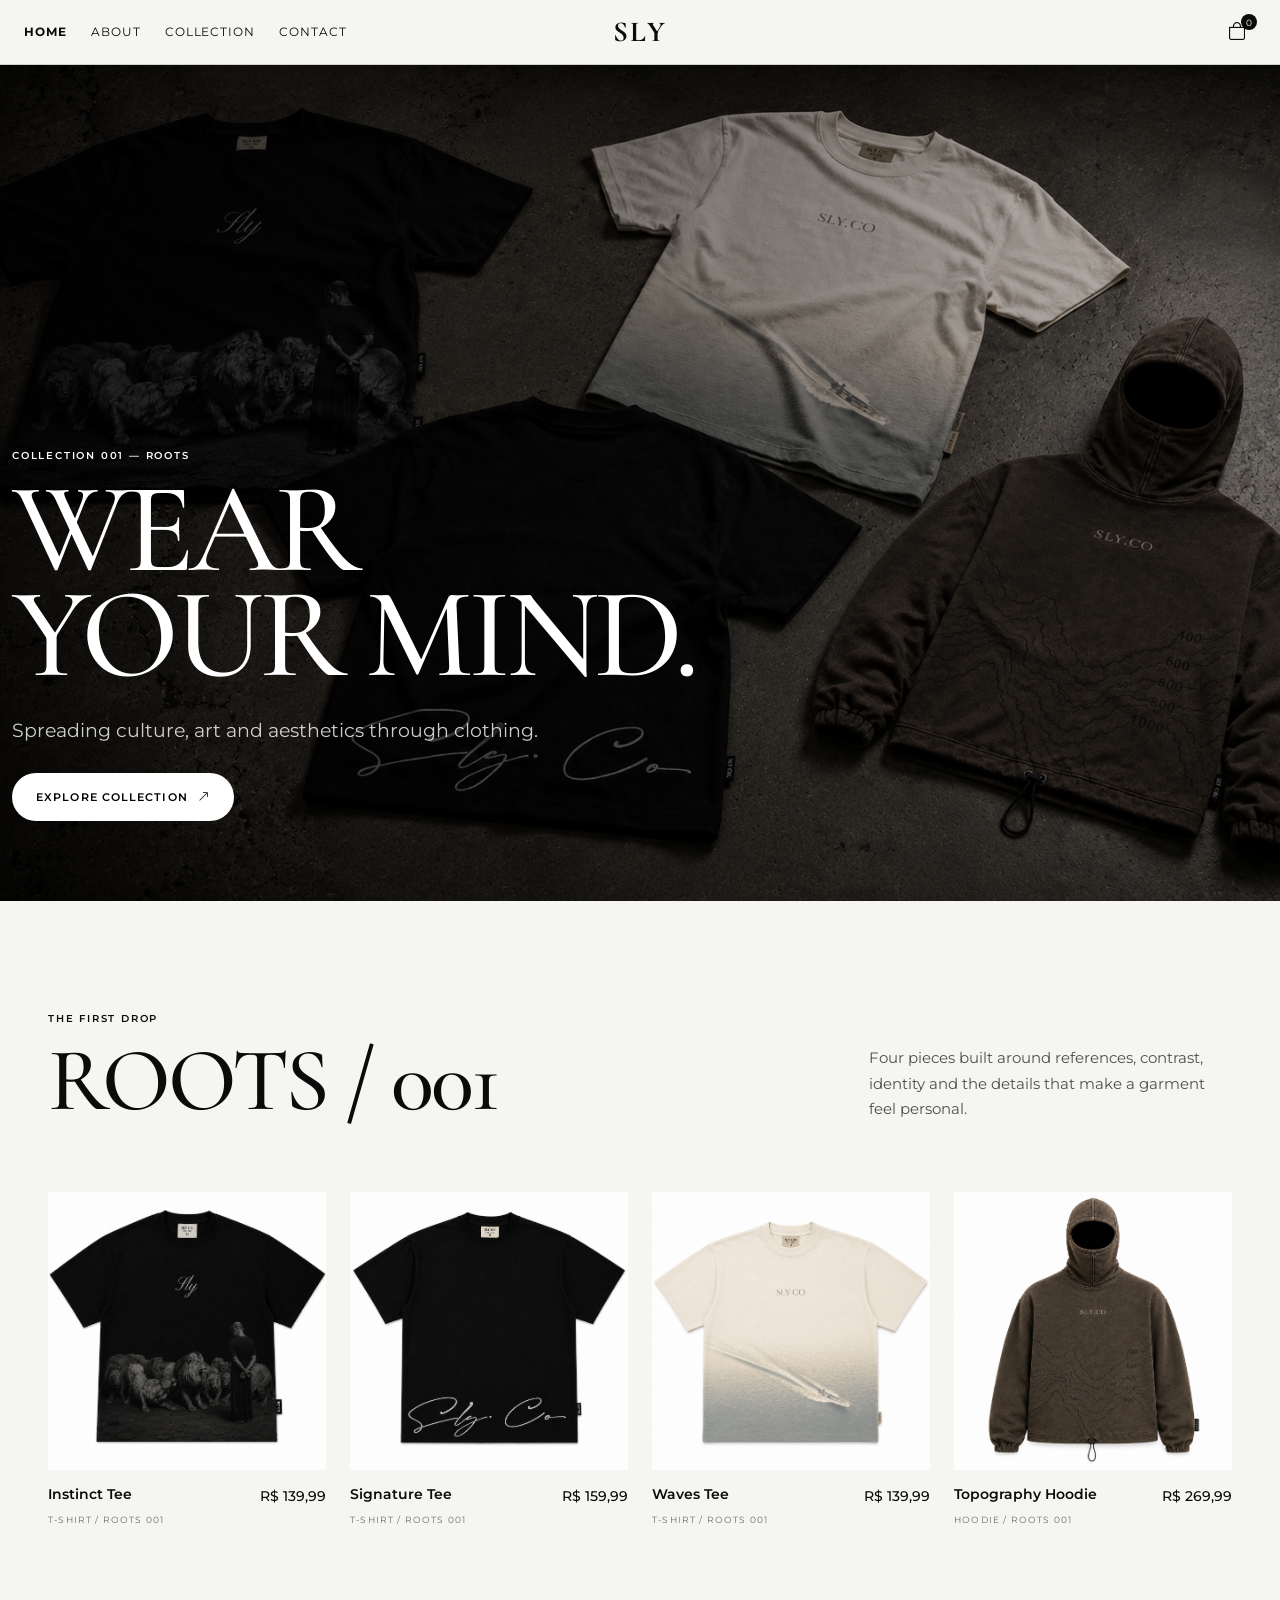
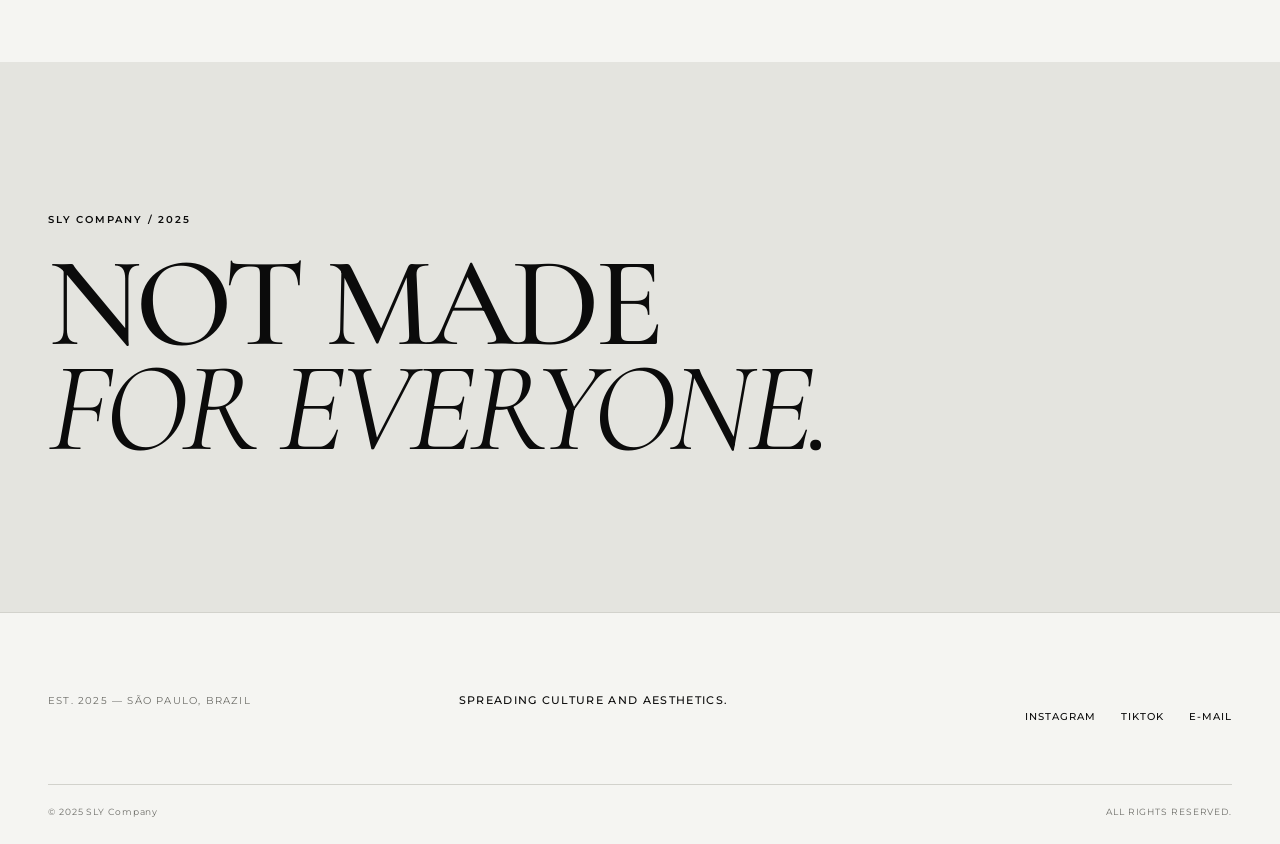
<file: index.html>
<!DOCTYPE html>
<html lang="en">

<head>

    <meta charset="UTF-8">

    <meta name="viewport" content="width=device-width, initial-scale=1.0">

    <meta
        name="description"
        content="SLY Company — spreading culture and aesthetics."
    >

    <title>SLY Company</title>


    <!-- GOOGLE FONTS -->

    <link rel="preconnect" href="https://fonts.googleapis.com">

    <link rel="preconnect"
          href="https://fonts.gstatic.com"
          crossorigin>

    <link
        href="https://fonts.googleapis.com/css2?family=Cormorant+Garamond:wght@400;500;600;700&family=Montserrat:wght@300;400;500;600;700&display=swap"
        rel="stylesheet"
    >


    <!-- BOOTSTRAP -->

    <link
        href="https://cdn.jsdelivr.net/npm/bootstrap@5.3.3/dist/css/bootstrap.min.css"
        rel="stylesheet"
    >


    <!-- BOOTSTRAP ICONS -->

    <link
        href="https://cdn.jsdelivr.net/npm/bootstrap-icons@1.11.3/font/bootstrap-icons.css"
        rel="stylesheet"
    >


    <!-- CSS DA SLY -->

    <link
        rel="stylesheet"
        href="css/style.css"
    >

</head>


<body>


<!-- =========================================
     NAVBAR
========================================= -->

<header class="site-header">

    <nav class="navbar navbar-expand-lg">

        <div class="container-fluid px-3 px-lg-4">


            <!-- MENU -->

            <div class="collapse navbar-collapse order-2 order-lg-1"
                 id="mainNavbar">

                <ul class="navbar-nav gap-lg-4">

                    <li class="nav-item">

                        <a
                            class="nav-link active"
                            href="index.html"
                        >
                            Home
                        </a>

                    </li>


                    <li class="nav-item">

                        <a
                            class="nav-link"
                            href="about.html"
                        >
                            About
                        </a>

                    </li>


                    <li class="nav-item">

                        <a
                            class="nav-link"
                            href="items.html"
                        >
                            Collection
                        </a>

                    </li>


                    <li class="nav-item">

                        <a
                            class="nav-link"
                            href="contact.html"
                        >
                            Contact
                        </a>

                    </li>

                </ul>

            </div>


            <!-- LOGO -->

            <a
                class="navbar-brand sly-logo order-1 order-lg-2"
                href="index.html"
            >
                SLY
            </a>


            <!-- AÇÕES -->

            <div class="navbar-actions order-3">


                <!-- CARRINHO -->

                <button
                    class="cart-button"
                    type="button"
                    data-bs-toggle="offcanvas"
                    data-bs-target="#cartCanvas"
                    aria-label="Open shopping bag"
                >

                    <i class="bi bi-bag"></i>

                    <span class="cart-count">
                        0
                    </span>

                </button>


                <!-- MENU MOBILE -->

                <button
                    class="navbar-toggler"
                    type="button"
                    data-bs-toggle="collapse"
                    data-bs-target="#mainNavbar"
                    aria-controls="mainNavbar"
                    aria-expanded="false"
                    aria-label="Open menu"
                >

                    <i class="bi bi-list"></i>

                </button>


            </div>

        </div>

    </nav>

</header>



<!-- =========================================
     MAIN
========================================= -->

<main>


    <!-- =====================================
         HERO
    ====================================== -->

    <section class="hero">

        <div class="hero-overlay"></div>


        <div class="container-fluid hero-container">

            <div class="hero-content">


                <p class="eyebrow hero-eyebrow">

                    COLLECTION 001 — ROOTS

                </p>


                <h1>

                    WEAR
                    <br>
                    YOUR MIND.

                </h1>


                <p class="hero-description">

                    Spreading culture, art and
                    aesthetics through clothing.

                </p>


                <a
                    href="items.html"
                    class="sly-button sly-button-light"
                >

                    EXPLORE COLLECTION

                    <i class="bi bi-arrow-up-right"></i>

                </a>

            </div>

        </div>

    </section>



    <!-- =====================================
         COLLECTION INTRO
    ====================================== -->

    <section class="section collection-intro">

        <div class="container-fluid px-4 px-lg-5">


            <div class="row align-items-end g-5">


                <div class="col-lg-8">

                    <p class="eyebrow">

                        THE FIRST DROP

                    </p>


                    <h2 class="section-title">

                        ROOTS / 001

                    </h2>

                </div>


                <div class="col-lg-4">

                    <p class="section-description">

                        Four pieces built around references,
                        contrast, identity and the details
                        that make a garment feel personal.

                    </p>

                </div>

            </div>


        </div>

    </section>



    <!-- =====================================
         PRODUTOS
    ====================================== -->

    <section class="featured-products">

        <div class="container-fluid px-4 px-lg-5">

            <div
                class="row g-4"
                id="featured-products"
            ></div>

        </div>

    </section>



    <!-- =====================================
         STATEMENT
    ====================================== -->

    <section class="statement-section">

        <div class="container-fluid px-4 px-lg-5">

            <p class="eyebrow">

                SLY COMPANY / 2025

            </p>


            <h2>

                NOT MADE
                <br>
                <em>FOR EVERYONE.</em>

            </h2>

        </div>

    </section>


</main>



<!-- =========================================
     FOOTER
========================================= -->

<footer id="site-footer"></footer>



<!-- =========================================
     CARRINHO
========================================= -->

<div id="cart-container"></div>



<!-- =========================================
     MODAL
========================================= -->

<div id="product-modal-container"></div>



<!-- BOOTSTRAP JS -->

<script
    src="https://cdn.jsdelivr.net/npm/bootstrap@5.3.3/dist/js/bootstrap.bundle.min.js"
></script>


<!-- JAVASCRIPT DA SLY -->

<script src="js/script.js"></script>


</body>

</html>
</file>
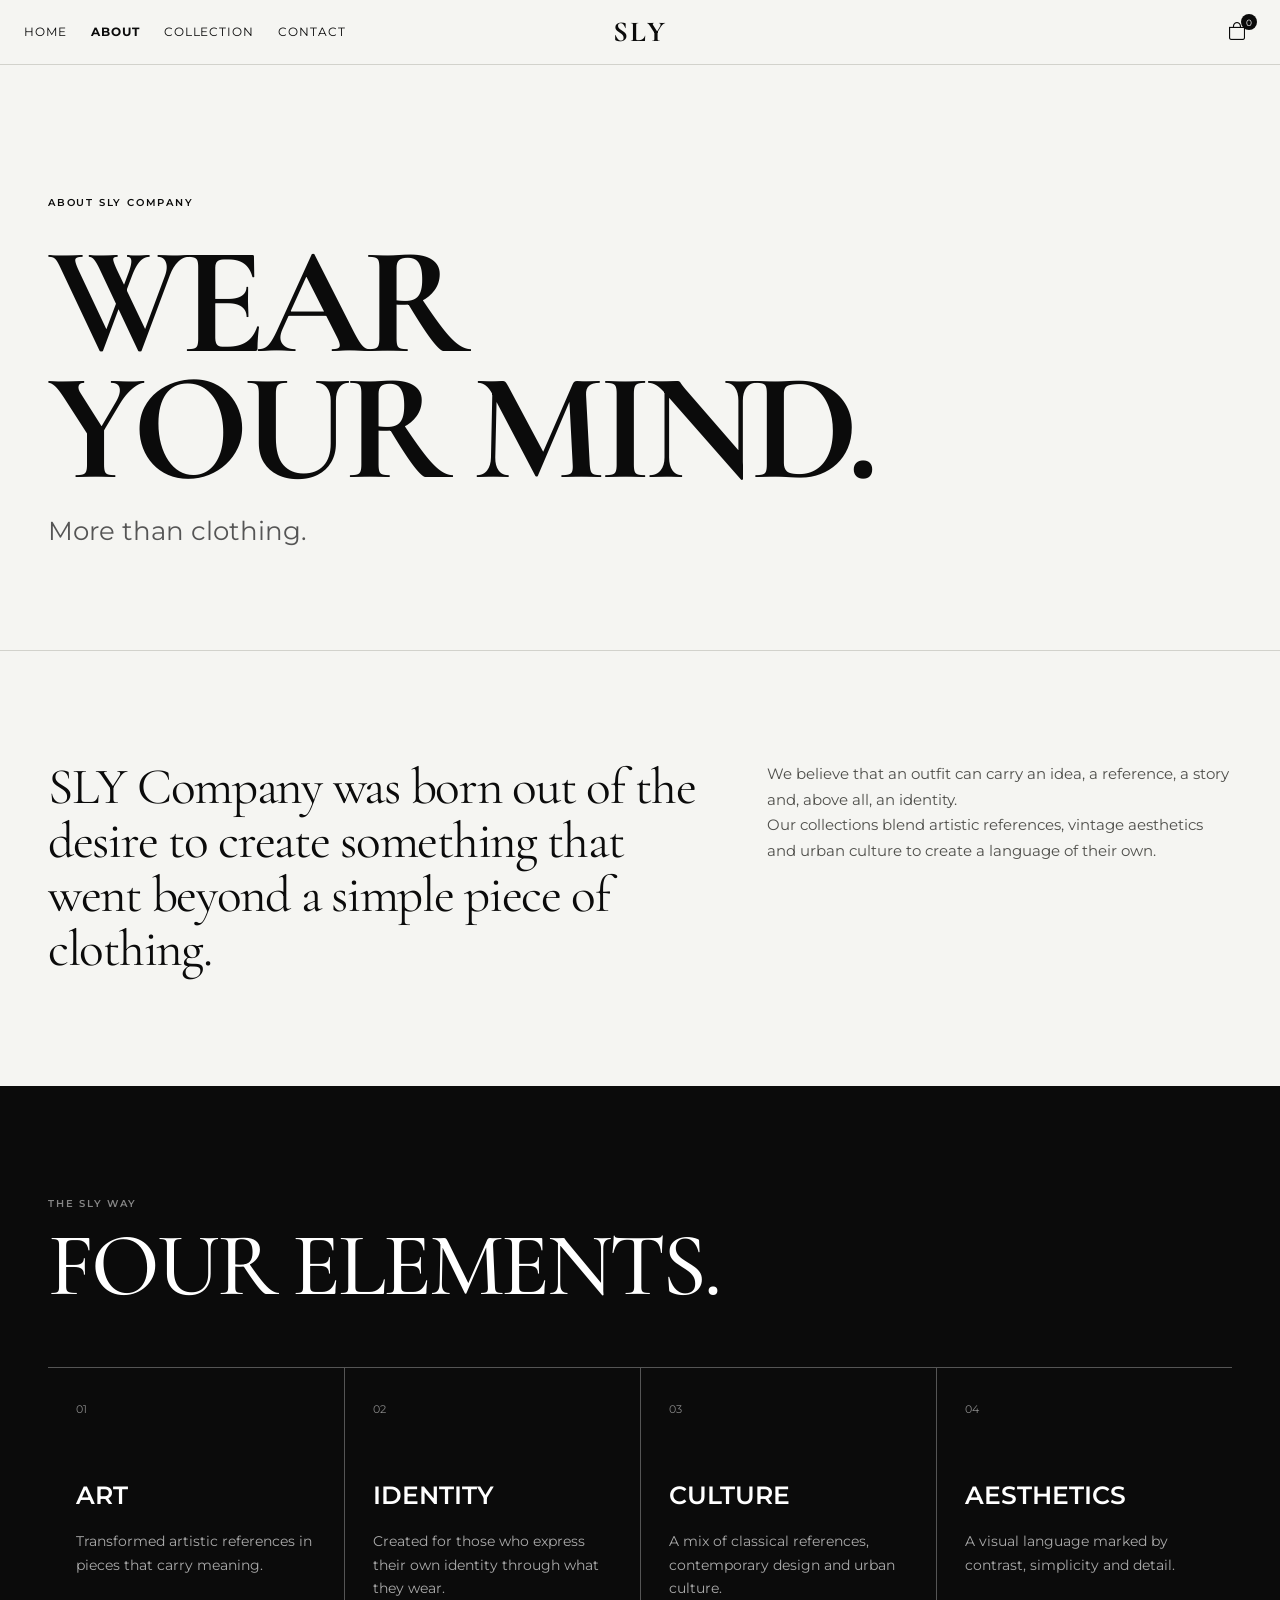
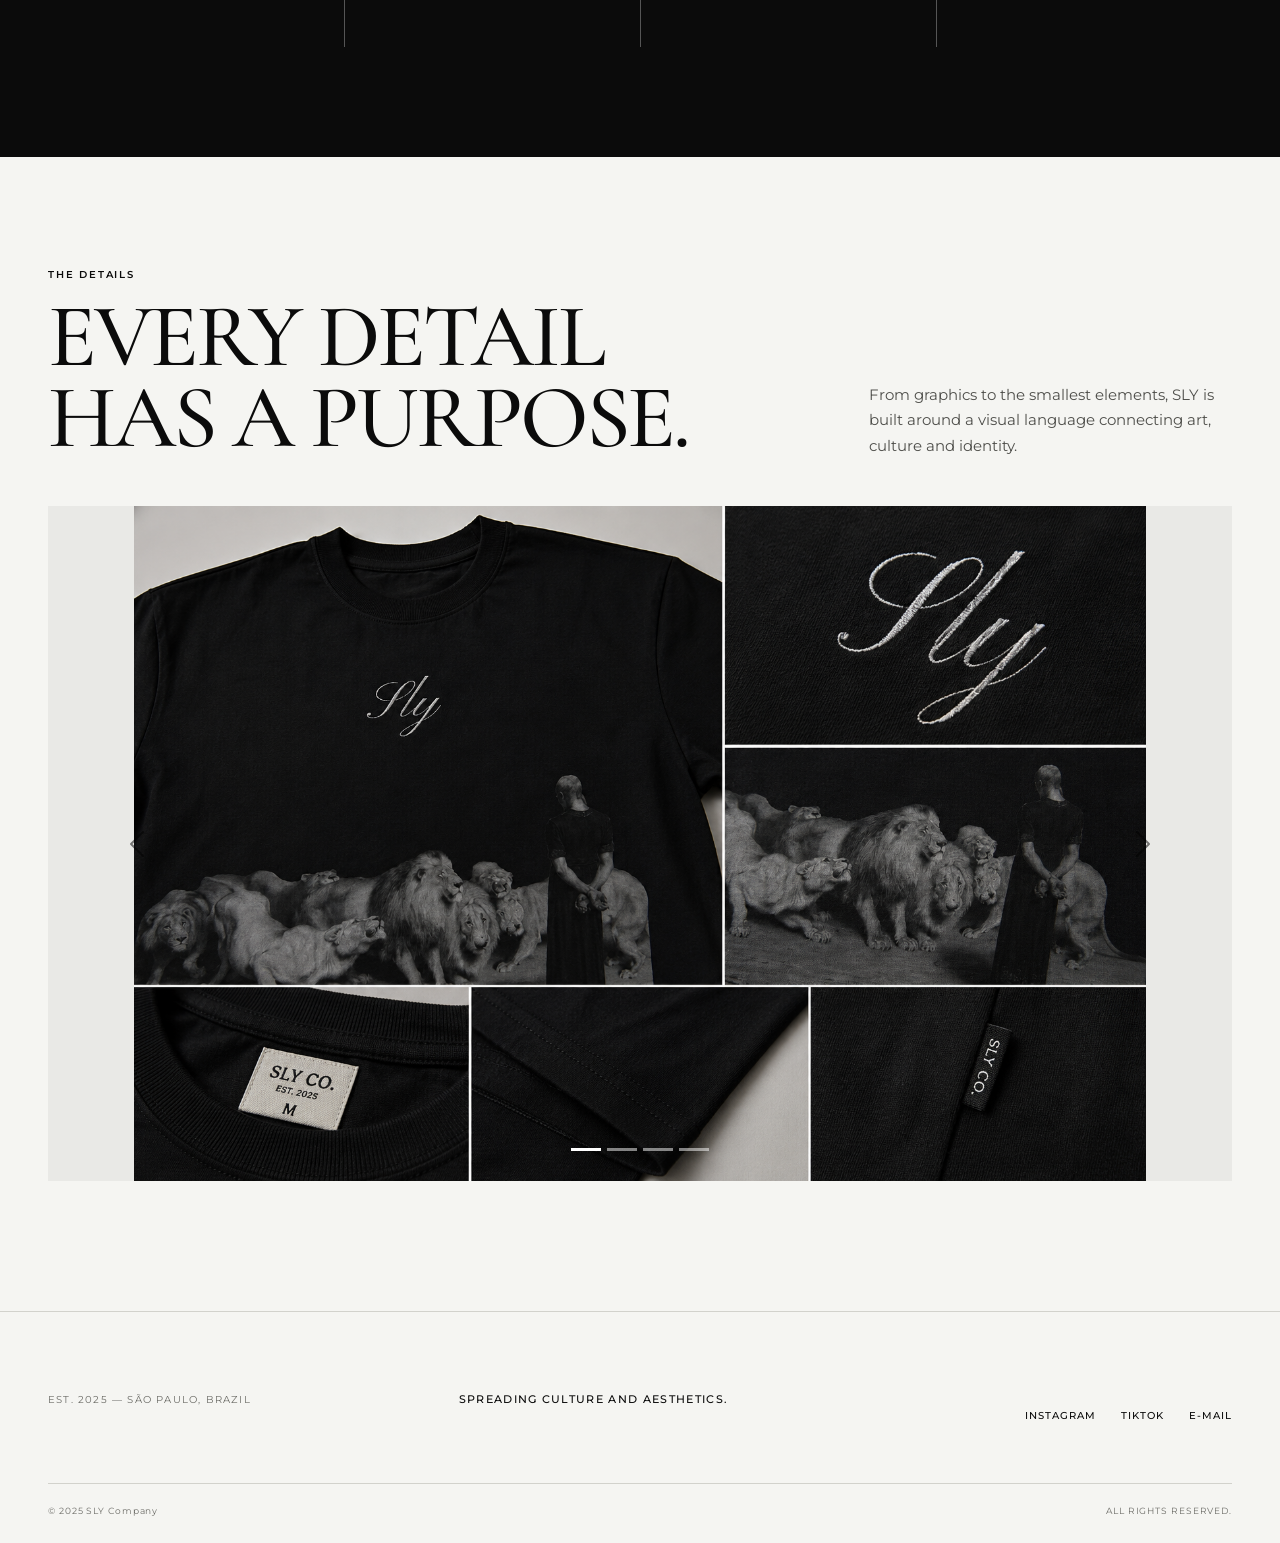
<file: about.html>
<!DOCTYPE html>
<html lang="en">

<head>

    <meta charset="UTF-8">

    <meta
        name="viewport"
        content="width=device-width, initial-scale=1.0"
    >

    <meta
        name="description"
        content="Learn more about SLY Company."
    >

    <title>About — SLY Company</title>


    <!-- GOOGLE FONTS -->

    <link rel="preconnect"
          href="https://fonts.googleapis.com">

    <link rel="preconnect"
          href="https://fonts.gstatic.com"
          crossorigin>

    <link
        href="https://fonts.googleapis.com/css2?family=Cormorant+Garamond:wght@400;500;600;700&family=Montserrat:wght@300;400;500;600;700&display=swap" 
        rel="stylesheet">


    <!-- BOOTSTRAP -->

    <link
        href="https://cdn.jsdelivr.net/npm/bootstrap@5.3.3/dist/css/bootstrap.min.css"
        rel="stylesheet"
    >


    <!-- ICONS -->

    <link
        href="https://cdn.jsdelivr.net/npm/bootstrap-icons@1.11.3/font/bootstrap-icons.css"
        rel="stylesheet"
    >


    <!-- CSS -->

    <link
        rel="stylesheet"
        href="css/style.css"
    >

</head>


<body>


<!-- NAVBAR -->

<header class="site-header">

    <nav class="navbar navbar-expand-lg">

        <div class="container-fluid px-3 px-lg-4">


            <div
                class="collapse navbar-collapse order-2 order-lg-1"
                id="mainNavbar"
            >

                <ul class="navbar-nav gap-lg-4">

                    <li class="nav-item">
                        <a class="nav-link"
                           href="index.html">
                            Home
                        </a>
                    </li>

                    <li class="nav-item">
                        <a class="nav-link active"
                           href="about.html">
                            About
                        </a>
                    </li>

                    <li class="nav-item">
                        <a class="nav-link"
                           href="items.html">
                            Collection
                        </a>
                    </li>

                    <li class="nav-item">
                        <a class="nav-link"
                           href="contact.html">
                            Contact
                        </a>
                    </li>

                </ul>

            </div>


            <a
                class="navbar-brand sly-logo order-1 order-lg-2"
                href="index.html"
            >
                SLY
            </a>


            <div class="navbar-actions order-3">

                <button
                    class="cart-button"
                    type="button"
                    data-bs-toggle="offcanvas"
                    data-bs-target="#cartCanvas"
                >

                    <i class="bi bi-bag"></i>

                    <span class="cart-count">
                        0
                    </span>

                </button>


                <button
                    class="navbar-toggler"
                    type="button"
                    data-bs-toggle="collapse"
                    data-bs-target="#mainNavbar"
                >

                    <i class="bi bi-list"></i>

                </button>

            </div>

        </div>

    </nav>

</header>



<main>


<!-- =====================================
     ABOUT HERO
===================================== -->

<section class="editorial-hero">

    <div class="container-fluid px-4 px-lg-5">

        <p class="eyebrow">

            ABOUT SLY COMPANY

        </p>


        <h1 class="editorial-title">

            WEAR
            <br>
            YOUR MIND.

        </h1>


        <p class="editorial-subtitle">

            More than clothing.

        </p>

    </div>

</section>



<!-- =====================================
     ABOUT TEXT
===================================== -->

<section class="section about-text">

    <div class="container-fluid px-4 px-lg-5">

        <div class="row g-5">


            <div class="col-lg-7">

                <p class="large-copy">

                    SLY Company was born out of the desire
                    to create something that went beyond
                    a simple piece of clothing.

                </p>

            </div>


            <div class="col-lg-5">

                <p class="section-description">

                    We believe that an outfit can carry
                    an idea, a reference, a story and,
                    above all, an identity.

                </p>


                <p class="section-description">

                    Our collections blend artistic references,
                    vintage aesthetics and urban culture
                    to create a language of their own.

                </p>

            </div>


        </div>

    </div>

</section>



<!-- =====================================
     SLY WAY
===================================== -->

<section class="sly-way">

    <div class="container-fluid px-4 px-lg-5">

        <p class="eyebrow text-white-50">

            THE SLY WAY

        </p>


        <h2 class="section-title text-white">

            FOUR ELEMENTS.

        </h2>


        <div class="row g-0 manifesto-grid">


            <div class="col-md-6 col-lg-3 manifesto-item">

                <span>01</span>

                <h3>
                    ART
                </h3>

                <p>

                    Transformed artistic references
                    in pieces that carry meaning.

                </p>

            </div>


            <div class="col-md-6 col-lg-3 manifesto-item">

                <span>02</span>

                <h3>
                    IDENTITY
                </h3>

                <p>

                    Created for those who express
                    their own identity through what
                    they wear.

                </p>

            </div>


            <div class="col-md-6 col-lg-3 manifesto-item">

                <span>03</span>

                <h3>
                    CULTURE
                </h3>

                <p>

                    A mix of classical references,
                    contemporary design and
                    urban culture.

                </p>

            </div>


            <div class="col-md-6 col-lg-3 manifesto-item">

                <span>04</span>

                <h3>
                    AESTHETICS
                </h3>

                <p>

                    A visual language marked by
                    contrast, simplicity and detail.

                </p>

            </div>


        </div>

    </div>

</section>



<!-- =====================================
     DETAILS
===================================== -->

<section class="section details-section">

    <div class="container-fluid px-4 px-lg-5">


        <div class="row align-items-end g-5 mb-5">


            <div class="col-lg-8">

                <p class="eyebrow">

                    THE DETAILS

                </p>


                <h2 class="section-title">

                    EVERY DETAIL
                    <br>
                    HAS A PURPOSE.

                </h2>

            </div>


            <div class="col-lg-4">

                <p class="section-description">

                    From graphics to the smallest elements,
                    SLY is built around a visual language
                    connecting art, culture and identity.

                </p>

            </div>


        </div>



        <!-- CAROUSEL -->

        <div
            id="detailsCarousel"
            class="carousel slide sly-carousel"
            data-bs-ride="carousel"
        >


            <div class="carousel-indicators">

                <button
                    type="button"
                    data-bs-target="#detailsCarousel"
                    data-bs-slide-to="0"
                    class="active"
                ></button>

                <button
                    type="button"
                    data-bs-target="#detailsCarousel"
                    data-bs-slide-to="1"
                ></button>

                <button
                    type="button"
                    data-bs-target="#detailsCarousel"
                    data-bs-slide-to="2"
                ></button>

                <button
                    type="button"
                    data-bs-target="#detailsCarousel"
                    data-bs-slide-to="3"
                ></button>

            </div>


            <div class="carousel-inner">


                <div class="carousel-item active">

                    <img
                        src="images/Details_Instinct001.png"
                        alt="Instinct Tee details"
                    >

                </div>


                <div class="carousel-item">

                    <img
                        src="images/Details_Signature001.png"
                        alt="Signature Tee details"
                    >

                </div>


                <div class="carousel-item">

                    <img
                        src="images/Details_Waves001.png"
                        alt="Waves Tee details"
                    >

                </div>


                <div class="carousel-item">

                    <img
                        src="images/Details_Topography001.png"
                        alt="Topography Hoodie details"
                    >

                </div>


            </div>


            <button
                class="carousel-control-prev"
                type="button"
                data-bs-target="#detailsCarousel"
                data-bs-slide="prev"
            >

                <span class="carousel-control-prev-icon"></span>

            </button>


            <button
                class="carousel-control-next"
                type="button"
                data-bs-target="#detailsCarousel"
                data-bs-slide="next"
            >

                <span class="carousel-control-next-icon"></span>

            </button>


        </div>

    </div>

</section>


</main>



<footer id="site-footer"></footer>


<div id="cart-container"></div>

<div id="product-modal-container"></div>



<script
    src="https://cdn.jsdelivr.net/npm/bootstrap@5.3.3/dist/js/bootstrap.bundle.min.js"
></script>

<script src="js/script.js"></script>


</body>

</html>
</file>
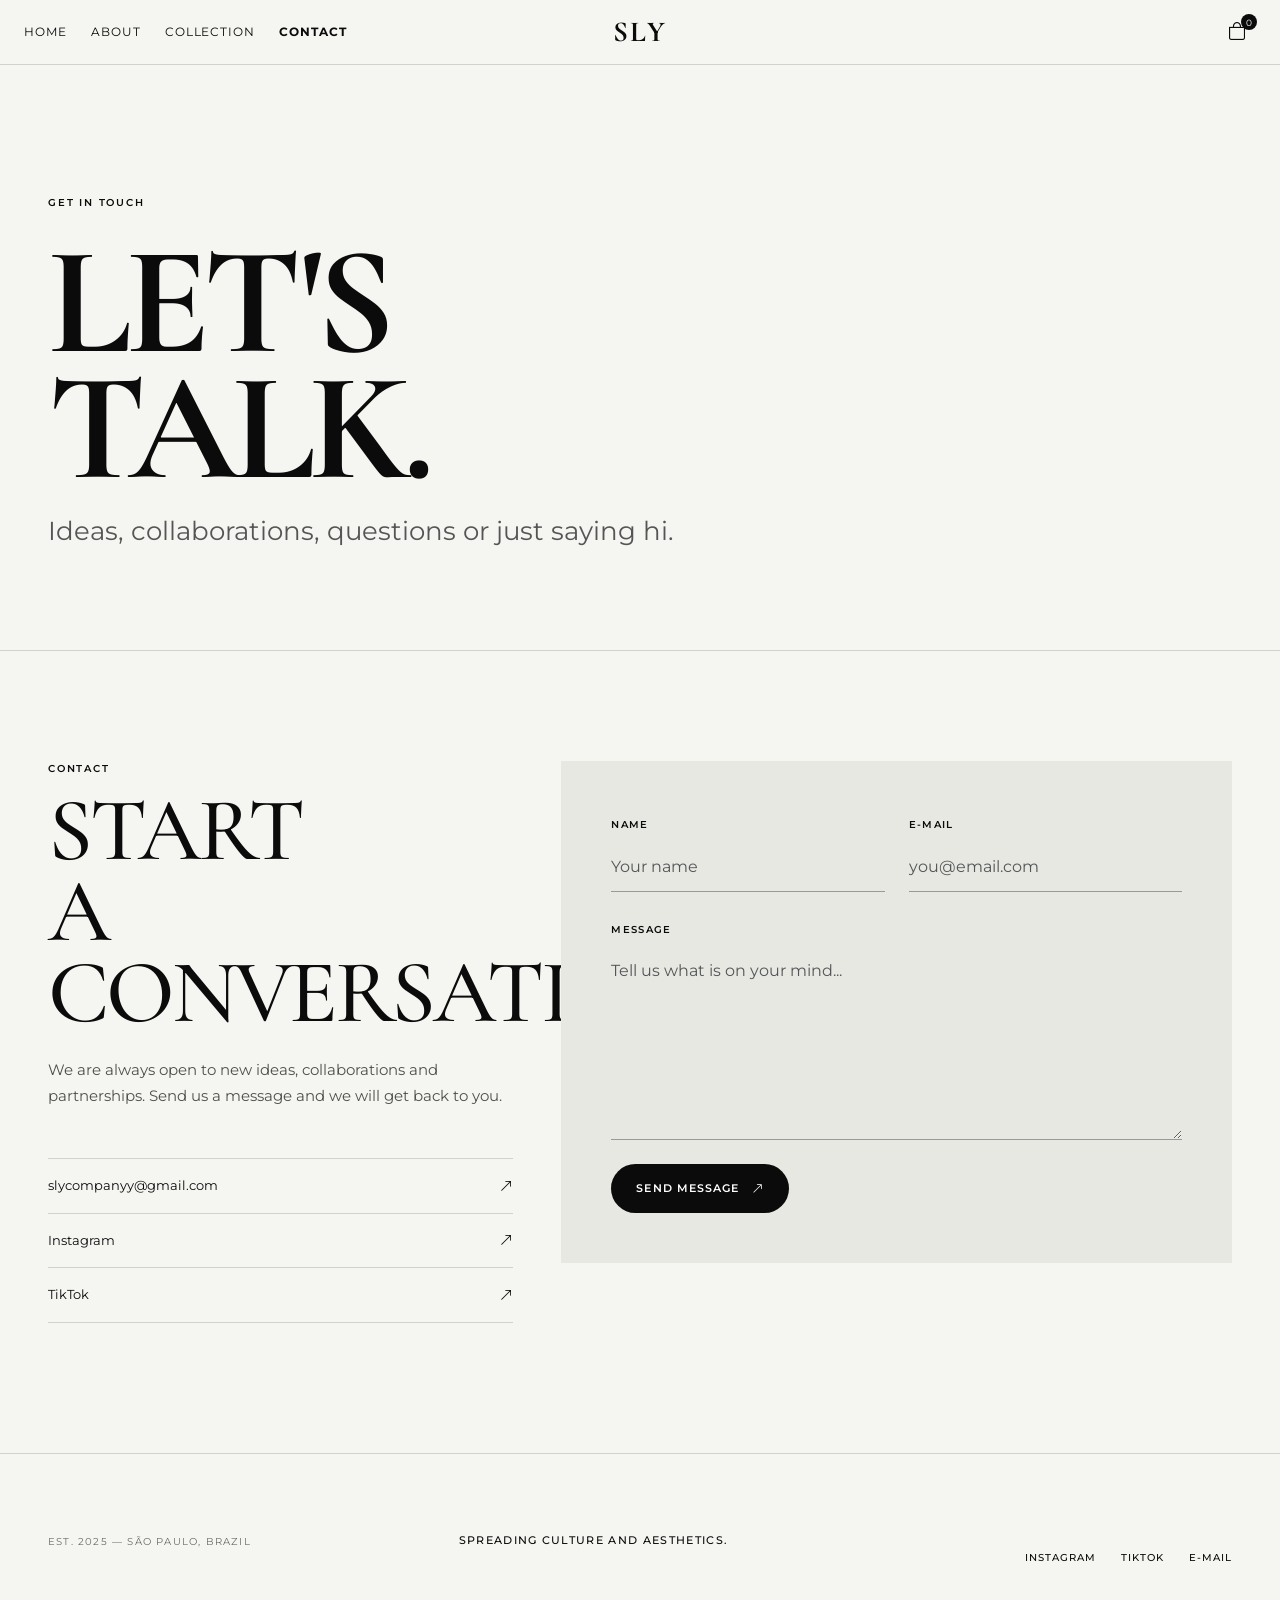
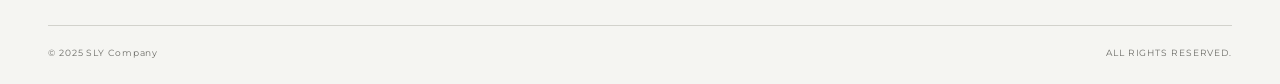
<file: contact.html>
<!DOCTYPE html>
<html lang="en">

<head>

    <meta charset="UTF-8">

    <meta
        name="viewport"
        content="width=device-width, initial-scale=1.0"
    >

    <meta
        name="description"
        content="Contact SLY Company."
    >

    <title>Contact — SLY Company</title>


    <!-- GOOGLE FONTS -->

    <link rel="preconnect"
          href="https://fonts.googleapis.com">

    <link rel="preconnect"
          href="https://fonts.gstatic.com"
          crossorigin>


    <link
        href="https://fonts.googleapis.com/css2?family=Cormorant+Garamond:wght@400;500;600;700&family=Montserrat:wght@300;400;500;600;700&display=swap" 
        rel="stylesheet">


    <!-- BOOTSTRAP -->

    <link
        href="https://cdn.jsdelivr.net/npm/bootstrap@5.3.3/dist/css/bootstrap.min.css"
        rel="stylesheet"
    >


    <!-- ICONS -->

    <link
        href="https://cdn.jsdelivr.net/npm/bootstrap-icons@1.11.3/font/bootstrap-icons.css"
        rel="stylesheet"
    >


    <!-- CSS -->

    <link
        rel="stylesheet"
        href="css/style.css"
    >

</head>


<body>


<!-- NAVBAR -->

<header class="site-header">

    <nav class="navbar navbar-expand-lg">

        <div class="container-fluid px-3 px-lg-4">


            <div
                class="collapse navbar-collapse order-2 order-lg-1"
                id="mainNavbar"
            >

                <ul class="navbar-nav gap-lg-4">


                    <li class="nav-item">

                        <a
                            class="nav-link"
                            href="index.html"
                        >
                            Home
                        </a>

                    </li>


                    <li class="nav-item">

                        <a
                            class="nav-link"
                            href="about.html"
                        >
                            About
                        </a>

                    </li>


                    <li class="nav-item">

                        <a
                            class="nav-link"
                            href="items.html"
                        >
                            Collection
                        </a>

                    </li>


                    <li class="nav-item">

                        <a
                            class="nav-link active"
                            href="contact.html"
                        >
                            Contact
                        </a>

                    </li>


                </ul>

            </div>


            <a
                class="navbar-brand sly-logo order-1 order-lg-2"
                href="index.html"
            >

                SLY

            </a>


            <div class="navbar-actions order-3">


                <button
                    class="cart-button"
                    type="button"
                    data-bs-toggle="offcanvas"
                    data-bs-target="#cartCanvas"
                >

                    <i class="bi bi-bag"></i>

                    <span class="cart-count">
                        0
                    </span>

                </button>


                <button
                    class="navbar-toggler"
                    type="button"
                    data-bs-toggle="collapse"
                    data-bs-target="#mainNavbar"
                >

                    <i class="bi bi-list"></i>

                </button>


            </div>

        </div>

    </nav>

</header>



<main>


<!-- =====================================
     CONTACT HEADER
===================================== -->

<section class="editorial-hero contact-header">

    <div class="container-fluid px-4 px-lg-5">


        <p class="eyebrow">

            GET IN TOUCH

        </p>


        <h1 class="editorial-title">

            LET'S
            <br>
            TALK.

        </h1>


        <p class="editorial-subtitle">

            Ideas, collaborations,
            questions or just saying hi.

        </p>


    </div>

</section>



<!-- =====================================
     CONTACT
===================================== -->

<section class="section contact-section">

    <div class="container-fluid px-4 px-lg-5">

        <div class="row g-5">


            <!-- TEXTO -->

            <div class="col-lg-5">


                <p class="eyebrow">

                    CONTACT

                </p>


                <h2 class="section-title">

                    START
                    <br>
                    A CONVERSATION.

                </h2>


                <p class="section-description mt-4">

                    We are always open to new ideas,
                    collaborations and partnerships.

                    Send us a message and we will get
                    back to you.

                </p>


                <div class="contact-links">


                    <a
                        href="mailto:slycompanyy@gmail.com"
                    >

                        slycompanyy@gmail.com

                        <i class="bi bi-arrow-up-right"></i>

                    </a>


                    <a
                        href="https://www.instagram.com/slycompanyy/"
                        target="_blank"
                        rel="noopener noreferrer"
                    >

                        Instagram

                        <i class="bi bi-arrow-up-right"></i>

                    </a>


                    <a
                        href="https://www.tiktok.com/@sly.company"
                        target="_blank"
                        rel="noopener noreferrer"
                    >

                        TikTok

                        <i class="bi bi-arrow-up-right"></i>

                    </a>


                </div>

            </div>



            <!-- FORM -->

            <div class="col-lg-7">


                <form
                    id="contact-form"
                    class="sly-form"
                    novalidate
                >


                    <div class="row g-4">


                        <!-- NAME -->

                        <div class="col-md-6">

                            <label
                                for="name"
                                class="form-label"
                            >

                                NAME

                            </label>


                            <input
                                type="text"
                                id="name"
                                name="name"
                                class="form-control"
                                placeholder="Your name"
                                required
                            >


                            <div class="invalid-feedback">

                                Please enter your name.

                            </div>

                        </div>



                        <!-- EMAIL -->

                        <div class="col-md-6">

                            <label
                                for="email"
                                class="form-label"
                            >

                                E-MAIL

                            </label>


                            <input
                                type="email"
                                id="email"
                                name="email"
                                class="form-control"
                                placeholder="you@email.com"
                                required
                            >


                            <div class="invalid-feedback">

                                Please enter a valid e-mail.

                            </div>

                        </div>



                        <!-- MESSAGE -->

                        <div class="col-12">

                            <label
                                for="message"
                                class="form-label"
                            >

                                MESSAGE

                            </label>


                            <textarea
                                id="message"
                                name="message"
                                class="form-control"
                                rows="7"
                                placeholder="Tell us what is on your mind..."
                                required
                            ></textarea>


                            <div class="invalid-feedback">

                                Please write a message.

                            </div>

                        </div>



                        <!-- BUTTON -->

                        <div class="col-12">

                            <button
                                type="submit"
                                class="sly-submit"
                            >

                                SEND MESSAGE

                                <i class="bi bi-arrow-up-right"></i>

                            </button>

                        </div>


                    </div>

                </form>


                <!-- SUCCESS MESSAGE -->

                <div
                    id="contact-feedback"
                    class="contact-feedback"
                >

                    MESSAGE READY TO BE SENT.

                    <br>

                    Connect a backend or e-mail service
                    to make the form live.

                </div>


            </div>

        </div>

    </div>

</section>


</main>



<footer id="site-footer"></footer>


<div id="cart-container"></div>

<div id="product-modal-container"></div>



<script
    src="https://cdn.jsdelivr.net/npm/bootstrap@5.3.3/dist/js/bootstrap.bundle.min.js"
></script>

<script src="js/script.js"></script>


</body>

</html>
</file>
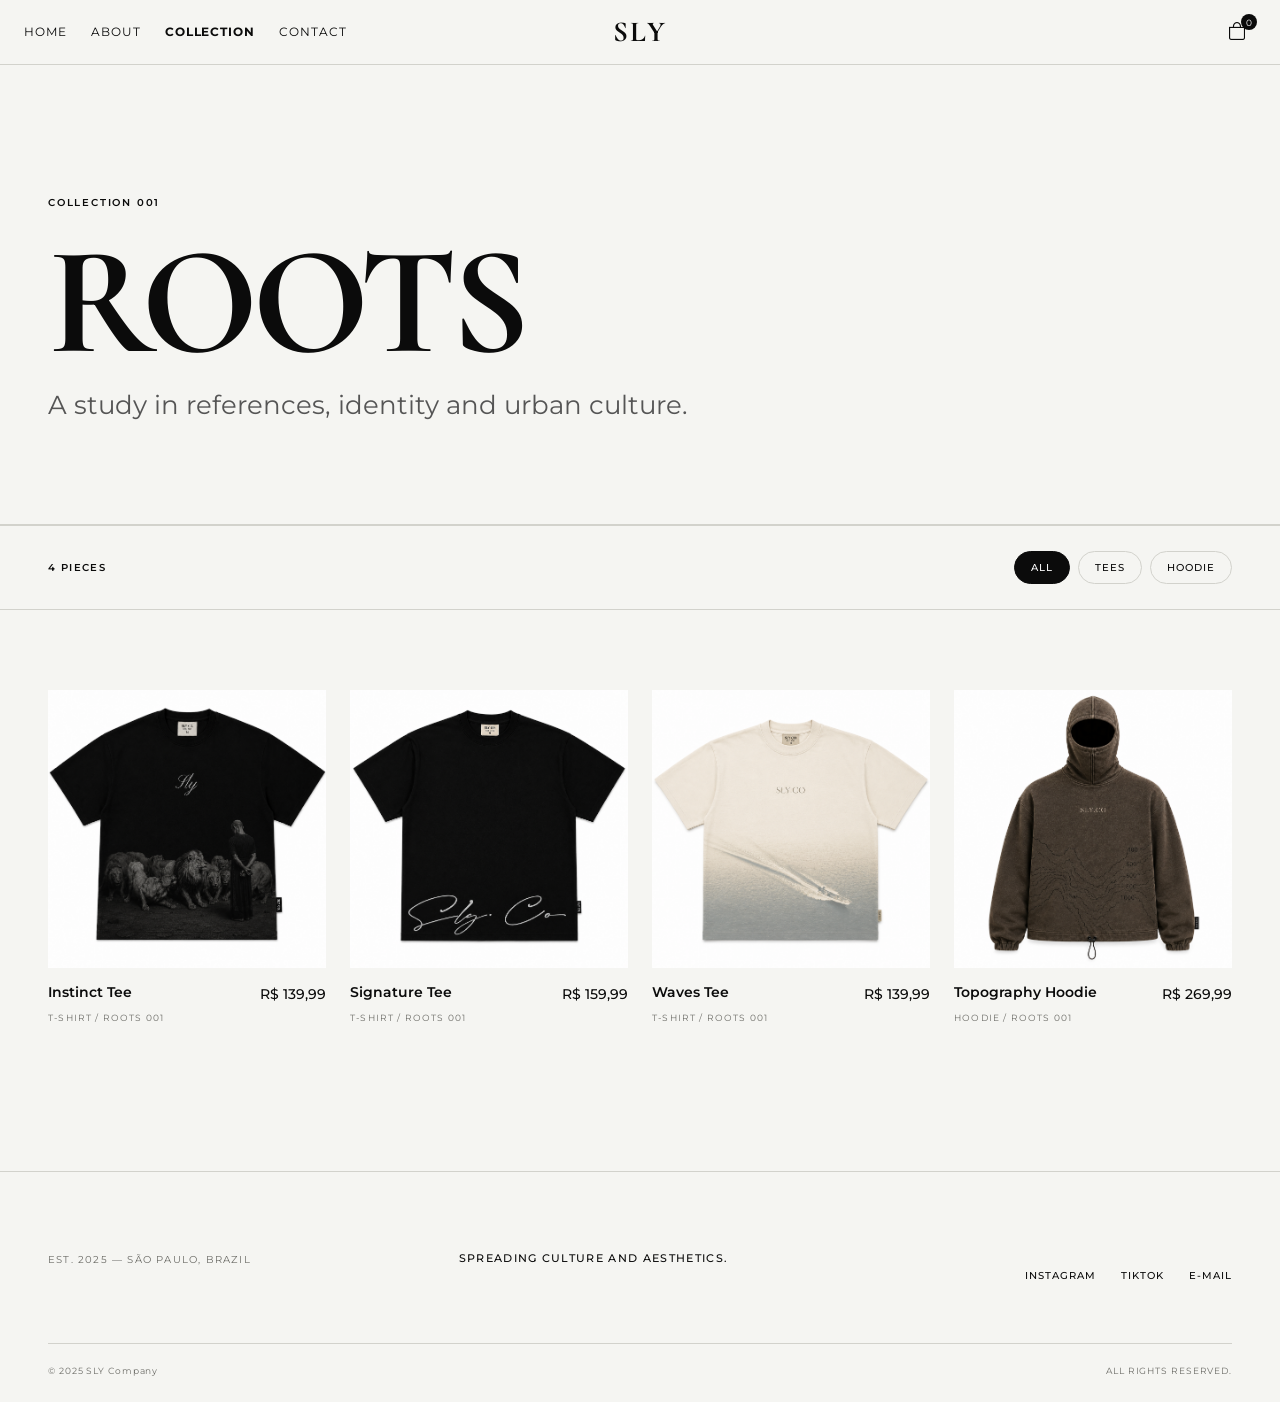
<file: items.html>
<!DOCTYPE html>
<html lang="en">

<head>

    <meta charset="UTF-8">

    <meta
        name="viewport"
        content="width=device-width, initial-scale=1.0"
    >

    <meta
        name="description"
        content="SLY Company — Collection 001 Roots."
    >

    <title>Collection — SLY Company</title>


    <!-- GOOGLE FONTS -->

    <link rel="preconnect"
          href="https://fonts.googleapis.com">

    <link rel="preconnect"
          href="https://fonts.gstatic.com"
          crossorigin>

    <link
        href="https://fonts.googleapis.com/css2?family=Cormorant+Garamond:wght@400;500;600;700&family=Montserrat:wght@300;400;500;600;700&display=swap"
        rel="stylesheet"
    >


    <!-- BOOTSTRAP -->

    <link
        href="https://cdn.jsdelivr.net/npm/bootstrap@5.3.3/dist/css/bootstrap.min.css"
        rel="stylesheet"
    >


    <!-- ICONS -->

    <link
        href="https://cdn.jsdelivr.net/npm/bootstrap-icons@1.11.3/font/bootstrap-icons.css"
        rel="stylesheet"
    >


    <!-- CSS -->

    <link
        rel="stylesheet"
        href="css/style.css"
    >

</head>


<body>


<!-- NAVBAR -->

<header class="site-header">

    <nav class="navbar navbar-expand-lg">

        <div class="container-fluid px-3 px-lg-4">


            <div
                class="collapse navbar-collapse order-2 order-lg-1"
                id="mainNavbar"
            >

                <ul class="navbar-nav gap-lg-4">

                    <li class="nav-item">

                        <a class="nav-link"
                           href="index.html">

                            Home

                        </a>

                    </li>


                    <li class="nav-item">

                        <a class="nav-link"
                           href="about.html">

                            About

                        </a>

                    </li>


                    <li class="nav-item">

                        <a class="nav-link active"
                           href="items.html">

                            Collection

                        </a>

                    </li>


                    <li class="nav-item">

                        <a class="nav-link"
                           href="contact.html">

                            Contact

                        </a>

                    </li>

                </ul>

            </div>


            <a
                class="navbar-brand sly-logo order-1 order-lg-2"
                href="index.html"
            >

                SLY

            </a>


            <div class="navbar-actions order-3">


                <button
                    class="cart-button"
                    type="button"
                    data-bs-toggle="offcanvas"
                    data-bs-target="#cartCanvas"
                >

                    <i class="bi bi-bag"></i>

                    <span class="cart-count">
                        0
                    </span>

                </button>


                <button
                    class="navbar-toggler"
                    type="button"
                    data-bs-toggle="collapse"
                    data-bs-target="#mainNavbar"
                >

                    <i class="bi bi-list"></i>

                </button>


            </div>

        </div>

    </nav>

</header>



<main>


<!-- =====================================
     COLLECTION HEADER
===================================== -->

<section class="editorial-hero collection-header">

    <div class="container-fluid px-4 px-lg-5">


        <p class="eyebrow">

            COLLECTION 001

        </p>


        <h1 class="editorial-title">

            ROOTS

        </h1>


        <p class="editorial-subtitle">

            A study in references,
            identity and urban culture.

        </p>


    </div>

</section>



<!-- =====================================
     FILTROS
===================================== -->

<section class="filter-section">

    <div class="container-fluid px-4 px-lg-5">

        <div class="filter-wrapper">


            <p class="products-counter">

                <span id="product-count">
                    0
                </span>

                PIECES

            </p>


            <div class="filter-buttons">


                <button
                    class="filter-btn active"
                    data-filter="all"
                >

                    ALL

                </button>


                <button
                    class="filter-btn"
                    data-filter="tee"
                >

                    TEES

                </button>


                <button
                    class="filter-btn"
                    data-filter="hoodie"
                >

                    HOODIE

                </button>


            </div>

        </div>

    </div>

</section>



<!-- =====================================
     PRODUTOS
===================================== -->

<section class="section products-section">

    <div class="container-fluid px-4 px-lg-5">

        <div
            class="row g-4"
            id="products-grid"
        ></div>

    </div>

</section>


</main>



<footer id="site-footer"></footer>


<div id="cart-container"></div>

<div id="product-modal-container"></div>



<script
    src="https://cdn.jsdelivr.net/npm/bootstrap@5.3.3/dist/js/bootstrap.bundle.min.js"
></script>

<script src="js/script.js"></script>


</body>

</html>
</file>
<file: css/style.css>
/* ==================================================
   SLY COMPANY
   STYLE.CSS
================================================== */


/* ==================================================
   VARIABLES
================================================== */

:root {

    --black: #0b0b0b;

    --white: #f5f5f2;

    --gray: #6d6d68;

    --light-gray: #e8e8e3;

    --line: #d2d2cc;

    --display: "Cormorant Garamond", Georgia, serif;

    --body: "Montserrat", Arial, sans-serif;

}


/* ==================================================
   RESET
================================================== */

* {

    box-sizing: border-box;

}


html {

    scroll-behavior: smooth;

}


body {

    margin: 0;

    padding: 0;

    background: var(--white);

    color: var(--black);

    font-family: var(--body);

    overflow-x: hidden;

}


img {

    max-width: 100%;

}


button {

    font-family: var(--body);

}


a {

    color: inherit;

    text-decoration: none;

}


/* ==================================================
   HEADER
================================================== */

.site-header {

    position: sticky;

    top: 0;

    z-index: 1000;

    width: 100%;

    background: rgba(245,245,242,.96);

    backdrop-filter: blur(12px);

    border-bottom: 1px solid var(--line);

}


.navbar {

    min-height: 64px;

    padding: 0;

}


.navbar > .container-fluid {

    min-height: 64px;

}


.sly-logo {

    position: absolute;

    left: 50%;

    transform: translateX(-50%);

    font-family: var(--display);

    font-size: 29px;

    font-weight: 700;

    letter-spacing: 2px;

    color: var(--black);

}


.navbar-nav {

    align-items: center;

}


.nav-link {

    color: var(--black) !important;

    font-family: var(--body);

    font-size: 12px;

    font-weight: 400;

    letter-spacing: .08em;

    text-transform: uppercase;

    padding: 8px 0 !important;

    transition: .25s ease;

}


.nav-link:hover {

    font-weight: 700;

}


.nav-link.active {

    font-weight: 700;

}


.navbar-actions {

    display: flex;

    align-items: center;

    gap: 12px;

}


.cart-button {

    position: relative;

    display: flex;

    align-items: center;

    justify-content: center;

    width: 38px;

    height: 38px;

    border: 0;

    background: transparent;

    color: var(--black);

    font-size: 18px;

    cursor: pointer;

}


.cart-count {

    position: absolute;

    top: 1px;

    right: -1px;

    display: flex;

    align-items: center;

    justify-content: center;

    width: 16px;

    height: 16px;

    border-radius: 50%;

    background: var(--black);

    color: white;

    font-size: 9px;

    line-height: 1;

}


.navbar-toggler {

    border: 0 !important;

    padding: 5px;

    color: var(--black);

    font-size: 23px;

}


.navbar-toggler:focus {

    box-shadow: none;

}


/* ==================================================
   GENERAL
================================================== */

.section {

    padding: 110px 0;

}


.eyebrow {

    margin: 0 0 15px;

    font-size: 10px;

    font-weight: 600;

    letter-spacing: .18em;

    text-transform: uppercase;

}


.section-title {

    margin: 0;

    font-family: var(--display);

    font-size: clamp(
        50px,
        7vw,
        105px
    );

    font-weight: 500;

    line-height: .9;

    letter-spacing: -.035em;

}


.section-description {

    margin: 0;

    color: #4f4f4b;

    font-size: 15px;

    font-weight: 400;

    line-height: 1.7;

}


.large-copy {

    margin: 0;

    font-family: var(--display);

    font-size: clamp(
        35px,
        4vw,
        65px
    );

    line-height: 1.05;

    letter-spacing: -.025em;

}


/* ==================================================
   HERO
================================================== */

.hero {

    position: relative;

    min-height: calc(100vh - 64px);

    background-image:
        url("../images/Collection001Cover.png");

    background-position: center;

    background-size: cover;

    background-repeat: no-repeat;

}


.hero-overlay {

    position: absolute;

    inset: 0;

    background:
        linear-gradient(
            90deg,
            rgba(0,0,0,.65),
            rgba(0,0,0,.12)
        );

}


.hero-container {

    position: relative;

    z-index: 2;

    min-height: calc(100vh - 64px);

    display: flex;

    align-items: flex-end;

}


.hero-content {

    width: 100%;

    max-width: 900px;

    padding-bottom: 80px;

}


.hero-eyebrow {

    color: white;

}


.hero h1 {

    margin: 0;

    color: white;

    font-family: var(--display);

    font-size: clamp(
        60px,
        10vw,
        155px
    );

    font-weight: 500;

    line-height: .82;

    letter-spacing: -.04em;

}


.hero-description {

    max-width: 550px;

    margin: 28px 0;

    color: rgba(255,255,255,.8);

    font-size: clamp(
        15px,
        1.5vw,
        21px
    );

    line-height: 1.5;

}


/* ==================================================
   BUTTON
================================================== */

.sly-button {

    display: inline-flex;

    align-items: center;

    gap: 10px;

    padding: 16px 24px;

    border-radius: 50px;

    font-family: var(--body);

    font-size: 11px;

    font-weight: 600;

    letter-spacing: .1em;

    text-transform: uppercase;

    transition:
        transform .3s ease,
        background .3s ease,
        color .3s ease;

}


.sly-button:hover {

    transform: translateY(-3px);

}


.sly-button-light {

    background: white;

    color: black;

}


.sly-button-light:hover {

    background: black;

    color: white;

}


/* ==================================================
   COLLECTION INTRO
================================================== */

.collection-intro {

    padding-bottom: 70px;

}


.featured-products {

    padding-bottom: 120px;

}


/* ==================================================
   PRODUCT CARDS
================================================== */

.product-card {

    height: 100%;

}


.product-image {

    position: relative;

    width: 100%;

    overflow: hidden;

    background: #e9e9e6;

    cursor: pointer;

}


.product-image img {

    display: block;

    width: 100%;

    transition:
        opacity .4s ease,
        transform .5s ease;

}


.product-image .back-image {

    position: absolute;

    inset: 0;

    opacity: 0;

}


.product-image:hover .front-image {

    opacity: 0;

}


.product-image:hover .back-image {

    opacity: 1;

}


.product-image:hover img {

    transform: scale(1.025);

}


.product-overlay {

    position: absolute;

    left: 18px;

    bottom: 18px;

    padding: 10px 15px;

    border-radius: 50px;

    background: white;

    color: black;

    font-size: 9px;

    font-weight: 600;

    letter-spacing: .12em;

    opacity: 0;

    transform: translateY(8px);

    transition: .3s ease;

}


.product-image:hover .product-overlay {

    opacity: 1;

    transform: translateY(0);

}


.product-name {

    margin: 0;

    font-size: 14px;

    font-weight: 600;

}


.product-price {

    margin: 0;

    font-size: 14px;

    font-weight: 500;

}


.product-meta {

    margin-top: 6px;

    color: var(--gray);

    font-size: 9px;

    letter-spacing: .13em;

}


/* ==================================================
   STATEMENT
================================================== */

.statement-section {

    padding: 150px 0;

    background: #e4e4df;

}


.statement-section h2 {

    margin: 25px 0 0;

    font-family: var(--display);

    font-size: clamp(
        60px,
        10vw,
        155px
    );

    font-weight: 500;

    line-height: .82;

    letter-spacing: -.045em;

}


.statement-section em {

    font-weight: 400;

}


/* ==================================================
   EDITORIAL HERO
================================================== */

.editorial-hero {

    padding: 130px 0 100px;

    border-bottom: 1px solid var(--line);

}


.editorial-title {

    margin: 30px 0 20px;

    font-family: var(--display);

    font-size: clamp(
        70px,
        12vw,
        180px
    );

    font-weight: 700;

    line-height: .82;

    letter-spacing: -.045em;

}


.editorial-subtitle {

    margin: 0;

    color: #555;

    font-size: clamp(
        18px,
        2vw,
        30px
    );

}


/* ==================================================
   SLY WAY
================================================== */

.sly-way {

    padding: 110px 0;

    background: var(--black);

    color: white;

}


.manifesto-grid {

    margin-top: 60px;

}


.manifesto-item {

    min-height: 280px;

    padding: 28px;

    border-top: 1px solid #555;

    border-left: 1px solid #555;

}


.manifesto-item:first-child {

    border-left: 0;

}


.manifesto-item span {

    color: #888;

    font-size: 11px;

}


.manifesto-item h3 {

    margin: 60px 0 20px;

    font-size: 25px;

    font-weight: 600;

}


.manifesto-item p {

    max-width: 280px;

    margin: 0;

    color: #aaa;

    font-size: 14px;

    line-height: 1.7;

}


/* ==================================================
   CAROUSEL
================================================== */

.details-section {

    padding-bottom: 130px;

}


.sly-carousel {

    overflow: hidden;

}


.sly-carousel .carousel-item {

    background: #e9e9e6;

}


.sly-carousel img {

    display: block;

    width: 100%;

    max-height: 75vh;

    object-fit: contain;

}


.sly-carousel .carousel-control-prev-icon,
.sly-carousel .carousel-control-next-icon {

    filter: invert(1);

}


.sly-carousel .carousel-indicators {

    margin-bottom: 20px;

}


/* ==================================================
   FILTER
================================================== */

.filter-section {

    padding: 25px 0;

    border-top: 1px solid var(--line);

    border-bottom: 1px solid var(--line);

}


.filter-wrapper {

    display: flex;

    align-items: center;

    justify-content: space-between;

    gap: 20px;

}


.products-counter {

    margin: 0;

    font-size: 10px;

    font-weight: 600;

    letter-spacing: .14em;

}


.filter-buttons {

    display: flex;

    gap: 8px;

}


.filter-btn {

    padding: 8px 16px;

    border: 1px solid var(--line);

    border-radius: 50px;

    background: transparent;

    color: var(--black);

    font-size: 10px;

    font-weight: 500;

    letter-spacing: .1em;

    cursor: pointer;

    transition: .25s ease;

}


.filter-btn:hover,
.filter-btn.active {

    background: var(--black);

    border-color: var(--black);

    color: white;

}


.products-section {

    padding: 80px 0 130px;

}


/* ==================================================
   CONTACT
================================================== */

.contact-section {

    padding-bottom: 130px;

}


.contact-links {

    margin-top: 50px;

}


.contact-links a {

    display: flex;

    align-items: center;

    justify-content: space-between;

    padding: 17px 0;

    border-top: 1px solid var(--line);

    font-size: 13px;

}


.contact-links a:last-child {

    border-bottom: 1px solid var(--line);

}


.contact-links a:hover {

    font-weight: 600;

}


/* ==================================================
   FORM
================================================== */

.sly-form {

    padding: 50px;

    background: #e8e8e3;

}


.sly-form .form-label {

    margin-bottom: 10px;

    font-size: 10px;

    font-weight: 600;

    letter-spacing: .13em;

}


.sly-form .form-control {

    min-height: 50px;

    padding: 12px 0;

    border: 0;

    border-bottom: 1px solid #999;

    border-radius: 0;

    background: transparent;

    color: var(--black);

    font-family: var(--body);

    box-shadow: none;

}


.sly-form textarea.form-control {

    resize: vertical;

}


.sly-form .form-control:focus {

    border-color: var(--black);

    box-shadow: none;

}


.sly-submit {

    display: inline-flex;

    align-items: center;

    gap: 12px;

    padding: 16px 25px;

    border: 0;

    border-radius: 50px;

    background: var(--black);

    color: white;

    font-size: 11px;

    font-weight: 600;

    letter-spacing: .1em;

    cursor: pointer;

    transition: .3s ease;

}


.sly-submit:hover {

    background: #333;

    transform: translateY(-2px);

}


.contact-feedback {

    display: none;

    margin-top: 20px;

    padding: 20px;

    border: 1px solid var(--black);

    background: transparent;

    font-size: 11px;

    line-height: 1.6;

    letter-spacing: .05em;

}


/* ==================================================
   MODAL
================================================== */

.product-modal-image {

    min-height: 500px;

    background: #e9e9e6;

}


.product-modal-image img {

    width: 100%;

    height: 100%;

    object-fit: contain;

}


.modal-product-title {

    margin: 20px 0;

    font-family: var(--display);

    font-size: clamp(
        45px,
        5vw,
        75px
    );

    line-height: .9;

}


/* ==================================================
   CART
================================================== */

.cart-item {

    padding-bottom: 20px;

    border-bottom: 1px solid var(--line);

}


.cart-item img {

    width: 85px;

    height: 105px;

    object-fit: cover;

    background: #e9e9e6;

}


.cart-item-name {

    font-size: 13px;

    font-weight: 600;

}


.cart-item-info {

    color: var(--gray);

    font-size: 11px;

}


.empty-cart {

    color: var(--gray);

}


/* ==================================================
   FOOTER
================================================== */

#site-footer {

    border-top: 1px solid var(--line);

    background: var(--white);

}


.footer-container {

    padding: 60px 0 25px;

}


.footer-logo {

    font-family: var(--display);

    font-size: 60px;

    font-weight: 700;

    line-height: .8;

}


.footer-location {

    margin-top: 20px;

    color: var(--gray);

    font-size: 10px;

    letter-spacing: .12em;

}


.footer-description {

    font-size: 11px;

    font-weight: 500;

    letter-spacing: .12em;

}


.footer-links {

    display: flex;

    justify-content: flex-end;

    gap: 25px;

}


.footer-links a {

    font-size: 10px;

    font-weight: 500;

    letter-spacing: .1em;

    text-transform: uppercase;

}


.footer-links a:hover {

    font-weight: 700;

}


.footer-bottom {

    display: flex;

    justify-content: space-between;

    padding-top: 20px;

    margin-top: 60px;

    border-top: 1px solid var(--line);

    color: var(--gray);

    font-size: 9px;

    letter-spacing: .1em;

}


/* ==================================================
   TABLET
================================================== */

@media (max-width: 991px) {


    .site-header .navbar-collapse {

        padding: 20px 0;

        margin-top: 10px;

        border-top: 1px solid var(--line);

    }


    .sly-logo {

        position: static;

        transform: none;

        margin-left: auto;

        margin-right: auto;

    }


    .navbar-nav {

        align-items: flex-start;

    }


    .hero {

        min-height: 80vh;

    }


    .hero-container {

        min-height: 80vh;

    }


    .manifesto-item {

        border-left: 0;

    }


    .manifesto-item:nth-child(even) {

        border-left: 1px solid #555;

    }


    .manifesto-item h3 {

        margin-top: 40px;

    }


    .footer-links {

        justify-content: flex-start;

    }

}


/* ==================================================
   MOBILE
================================================== */

@media (max-width: 575px) {


    .navbar {

        min-height: 60px;

    }


    .navbar > .container-fluid {

        min-height: 60px;

    }


    .sly-logo {

        font-size: 25px;

    }


    .hero {

        min-height: 75vh;

    }


    .hero-container {

        min-height: 75vh;

    }


    .hero-content {

        padding-bottom: 55px;

    }


    .hero h1 {

        font-size: 57px;

    }


    .hero-description {

        font-size: 14px;

    }


    .section {

        padding: 70px 0;

    }


    .section-title {

        font-size: 52px;

    }


    .editorial-hero {

        padding: 85px 0 70px;

    }


    .editorial-title {

        font-size: 68px;

    }


    .editorial-subtitle {

        font-size: 18px;

    }


    .statement-section {

        padding: 90px 0;

    }


    .statement-section h2 {

        font-size: 58px;

    }


    .filter-wrapper {

        flex-direction: column;

        align-items: flex-start;

    }


    .products-section {

        padding: 55px 0 80px;

    }


    .sly-form {

        padding: 25px 20px;

    }


    .product-modal-image {

        min-height: 350px;

    }


    .footer-links {

        flex-direction: column;

        gap: 12px;

    }


    .footer-bottom {

        flex-direction: column;

        gap: 8px;

    }

}
</file>
